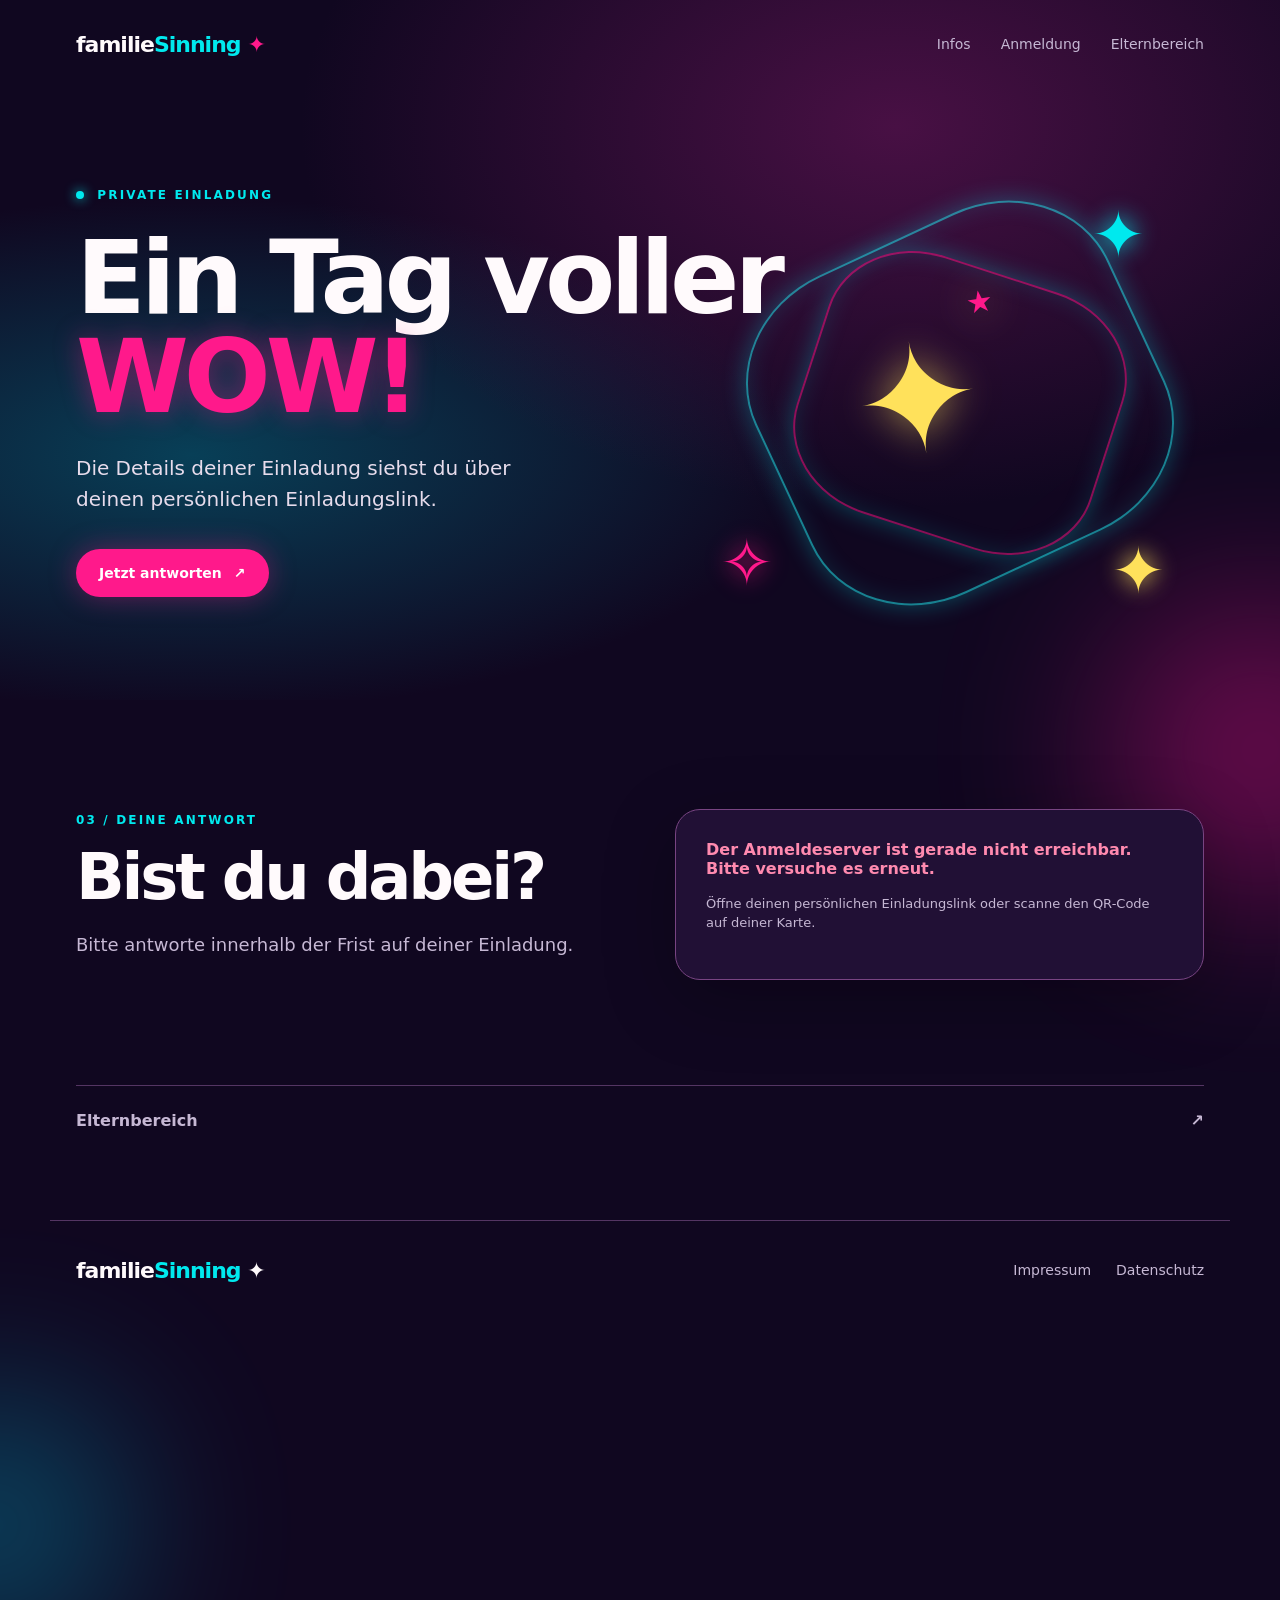
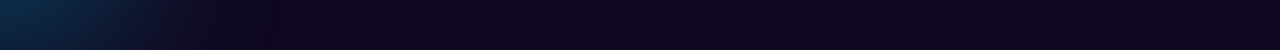
<file: index.html>
<!doctype html>
<html lang="de"><head><meta charset="utf-8"><meta name="viewport" content="width=device-width,initial-scale=1"><meta name="theme-color" content="#100720"><meta name="referrer" content="no-referrer"><meta name="description" content="Familie Sinning – Einladungen und Veranstaltungen"><title>FamilieSinning · Einladung</title><link rel="stylesheet" href="style.css"></head>
<body><div class="glow glow-a"></div><div class="glow glow-b"></div><header class="top"><a class="brand" href="#start">familie<span>Sinning</span><i>✦</i></a><nav><a href="#infos">Infos</a><a href="#anmeldung">Anmeldung</a><a href="#verwaltung">Elternbereich</a></nav></header>
<main id="start"><section class="hero wrap"><div class="kicker"><span class="dot"></span> Private Einladung</div><h1 id="defaultHeading">Ein Tag voller <em>WOW!</em></h1><h1 id="guestHeading" tabindex="-1" hidden>Hallo, <em id="guestName"></em>!</h1><p class="lead">Die Details deiner Einladung siehst du über deinen persönlichen Einladungslink.</p><div class="actions"><a class="button primary" href="#anmeldung">Jetzt antworten <span>↗</span></a></div><div class="hero-art" aria-hidden="true"><div class="orbit one"></div><div class="orbit two"></div><div class="cube">✦<span>★</span></div><div class="spark s1">✦</div><div class="spark s2">✧</div><div class="spark s3">✦</div></div></section>
<section id="infos" class="wrap section" hidden><div class="section-head"><span class="eyebrow">01 / DER PLAN</span><h2>Alle Infos auf einen Blick.</h2></div><div class="cards"><article class="card"><span class="icon">◷</span><span class="label">Wann?</span><strong>Datum nach Anmeldung</strong><p>Zeit nach Anmeldung</p></article><article class="card"><span class="icon">⌖</span><span class="label">Wo treffen wir uns?</span><strong>Treffpunkt nach Anmeldung</strong><p>Die genaue Angabe steht in deiner Einladung.</p></article><article class="card"><span class="icon">✳</span><span class="label">Was machen wir?</span><strong>Aktivität nach Anmeldung</strong><p>Alle Details nach Anmeldung.</p></article></div><p><a id="guestWebsite" class="textlink" target="_blank" rel="noopener noreferrer" hidden>Website zur Veranstaltung ↗</a></p><p class="fine">Die Veranstaltungsdetails sind für eingeladene Gäste gedacht. Bitte teile den Zugangscode nicht öffentlich.</p></section>
<section id="anmeldung" class="wrap section signup"><div class="section-head"><span class="eyebrow">03 / DEINE ANTWORT</span><h2 id="signupHeading">Bist du dabei?</h2><p id="signupDeadline">Bitte antworte innerhalb der Frist auf deiner Einladung.</p></div><div class="form-card"><p id="status" class="status">Lade Anmeldestatus …</p><p id="accessNotice" class="fine">Öffne deinen persönlichen Einladungslink oder scanne den QR-Code auf deiner Karte.</p><form id="rsvpForm" hidden><fieldset><legend>Deine Antwort</legend><label class="choice"><input type="radio" name="answer" value="yes" required> Ja, ich bin dabei!</label><label class="choice"><input type="radio" name="answer" value="no"> Nein, ich kann leider nicht.</label></fieldset><p class="invitee-label">Antwort für <strong id="inviteeName">–</strong></p><label for="message">Nachricht an die Eltern <small>(optional)</small></label><textarea id="message" maxlength="1000" rows="4" placeholder="Gibt es etwas, das wir wissen sollten?"></textarea><button class="button primary full" type="submit">Antwort senden ↗</button><p class="fine">Bis zum Anmeldeschluss kannst du deine Zu- oder Absage jederzeit über denselben Einladungslink (QR-Code) ändern. Die Daten werden geschützt gespeichert und nur für die Organisation dieser Feier verwendet. <a href="datenschutz.html">Datenschutz</a></p></form><p id="feedback" role="status" aria-live="polite"></p></div></section>
<section id="verwaltung" class="wrap admin-section"><details><summary>Elternbereich <span>↗</span></summary><div class="form-card"><form id="adminLogin"><label for="adminPassword">Passwort</label><div class="inline"><input id="adminPassword" type="password" required autocomplete="current-password"><button class="button primary" type="submit">Anmelden</button></div><p id="adminLoginStatus" role="status"></p></form><div id="adminPanel" hidden><div class="admin-head"><h2>Verwaltung</h2><button id="logout" class="button ghost" type="button">Abmelden</button></div><label for="eventSelect">Bevorstehende Veranstaltung</label><div class="inline"><select id="eventSelect"></select><button id="newEvent" class="button primary" type="button">Neue Veranstaltung</button></div><details id="eventArchive"><summary><span id="eventArchiveLabel">Archiv</span><span aria-hidden="true">▾</span></summary><label for="archiveSelect">Vergangene Veranstaltung</label><select id="archiveSelect"></select></details><p id="adminStatus" role="status"></p><div id="eventContents" hidden><div id="eventPeople"><details><summary><span id="responseCount">Antworten</span><span aria-hidden="true">▾</span></summary><div class="admin-actions"><button id="export" class="button ghost" type="button">Teilnehmerliste als CSV laden</button></div><div class="table-scroll"><table><thead><tr><th>Name</th><th>Antwort</th><th>Nachricht</th><th>Zeit</th></tr></thead><tbody id="rsvpRows"></tbody></table></div></details><h3>Einladungsliste</h3><p class="fine">Jede Person erhält einen festen eigenen Link. Er bleibt bei weiteren Downloads erhalten.</p><button id="exportLinks" class="button ghost" type="button">Namen und Einladungslinks als CSV herunterladen</button><p class="fine">Die CSV enthält pro Person den Namen und den festen Link für den QR-Code. Bewahre die Datei privat auf.</p><ul id="inviteeList"></ul><p id="generatedLink" class="fine" role="status"></p><form id="inviteeAdd"><label for="newInviteeName">Eingeladene Person hinzufügen</label><div class="inline"><input id="newInviteeName" name="inviteeName" required maxlength="100"><button class="button ghost" type="submit">Hinzufügen</button></div><p id="inviteeAddStatus" role="status"></p></form><form id="inviteeRename"><label for="oldName">Namen ändern</label><select id="oldName" required></select><label for="newName">Neuer Name</label><div class="inline"><input id="newName" required maxlength="100"><button class="button ghost" type="submit">Ändern</button></div></form></div><h3 id="eventFormTitle">Veranstaltung bearbeiten</h3><form id="eventForm" class="event-form"><label>Titel<input name="title" required maxlength="120"></label><label>Datum<input name="date" type="date" required></label><label>Treffzeit<input name="time" type="time" required></label><label>Treffpunkt<input name="place" required maxlength="160"></label><label>Aktivität<input name="activity" required maxlength="160"></label><label id="eventWebsiteField" hidden>Website zur Veranstaltung (optional)<input name="websiteUrl" type="url" maxlength="2048" placeholder="https://"></label><label>Anmeldeschluss<input name="deadline" type="date" required></label><label>Ruhemodus ab<input name="restFrom" type="date" required></label><label class="choice"><input name="active" type="checkbox"> Veranstaltung aktiv</label><button id="eventSave" class="button primary" type="submit">Speichern</button><p id="eventStatus" role="status"></p></form></div></div></div></details></section></main><footer class="footer wrap"><span>familie<span>Sinning</span> ✦</span><div><a href="impressum.html">Impressum</a><a href="datenschutz.html">Datenschutz</a></div></footer><script src="config.js"></script><script src="app.js?v=20261124-9"></script></body></html>
</file>
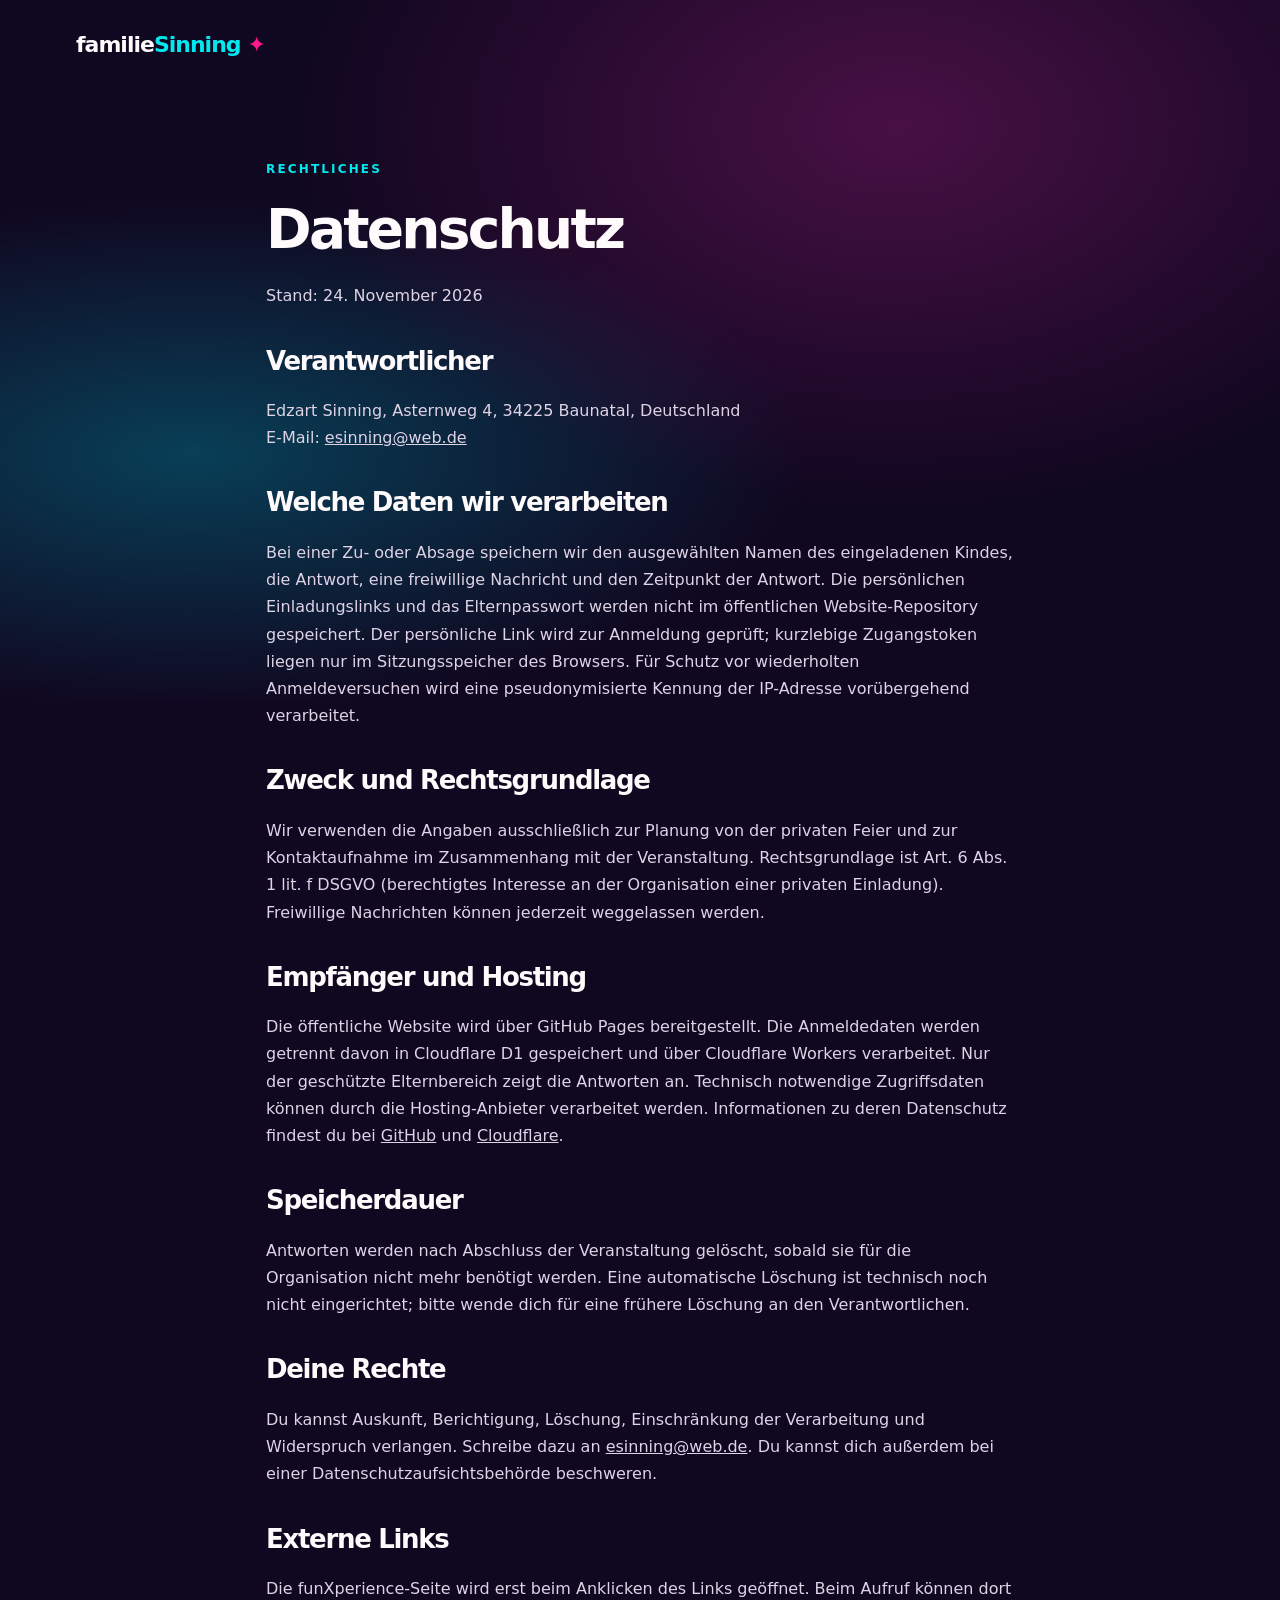
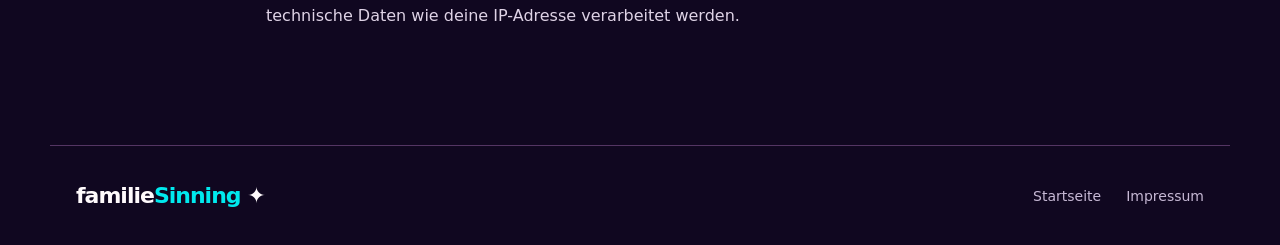
<file: datenschutz.html>
<!doctype html><html lang="de"><head><meta charset="utf-8"><meta name="viewport" content="width=device-width,initial-scale=1"><title>Datenschutz · FamilieSinning</title><link rel="stylesheet" href="style.css"></head><body><header class="top"><a class="brand" href="index.html">familie<span>Sinning</span><i>✦</i></a></header><main class="legal wrap"><span class="eyebrow">RECHTLICHES</span><h1>Datenschutz</h1><p>Stand: 24. November 2026</p><h2>Verantwortlicher</h2><p>Edzart Sinning, Asternweg 4, 34225 Baunatal, Deutschland<br>E-Mail: <a href="mailto:esinning@web.de">esinning@web.de</a></p><h2>Welche Daten wir verarbeiten</h2><p>Bei einer Zu- oder Absage speichern wir den ausgewählten Namen des eingeladenen Kindes, die Antwort, eine freiwillige Nachricht und den Zeitpunkt der Antwort. Die persönlichen Einladungslinks und das Elternpasswort werden nicht im öffentlichen Website-Repository gespeichert. Der persönliche Link wird zur Anmeldung geprüft; kurzlebige Zugangstoken liegen nur im Sitzungsspeicher des Browsers. Für Schutz vor wiederholten Anmeldeversuchen wird eine pseudonymisierte Kennung der IP-Adresse vorübergehend verarbeitet.</p><h2>Zweck und Rechtsgrundlage</h2><p>Wir verwenden die Angaben ausschließlich zur Planung von der privaten Feier und zur Kontaktaufnahme im Zusammenhang mit der Veranstaltung. Rechtsgrundlage ist Art. 6 Abs. 1 lit. f DSGVO (berechtigtes Interesse an der Organisation einer privaten Einladung). Freiwillige Nachrichten können jederzeit weggelassen werden.</p><h2>Empfänger und Hosting</h2><p>Die öffentliche Website wird über GitHub Pages bereitgestellt. Die Anmeldedaten werden getrennt davon in Cloudflare D1 gespeichert und über Cloudflare Workers verarbeitet. Nur der geschützte Elternbereich zeigt die Antworten an. Technisch notwendige Zugriffsdaten können durch die Hosting-Anbieter verarbeitet werden. Informationen zu deren Datenschutz findest du bei <a href="https://docs.github.com/de/site-policy/privacy-policies/github-general-privacy-statement" target="_blank" rel="noopener noreferrer">GitHub</a> und <a href="https://www.cloudflare.com/de-de/privacypolicy/" target="_blank" rel="noopener noreferrer">Cloudflare</a>.</p><h2>Speicherdauer</h2><p>Antworten werden nach Abschluss der Veranstaltung gelöscht, sobald sie für die Organisation nicht mehr benötigt werden. Eine automatische Löschung ist technisch noch nicht eingerichtet; bitte wende dich für eine frühere Löschung an den Verantwortlichen.</p><h2>Deine Rechte</h2><p>Du kannst Auskunft, Berichtigung, Löschung, Einschränkung der Verarbeitung und Widerspruch verlangen. Schreibe dazu an <a href="mailto:esinning@web.de">esinning@web.de</a>. Du kannst dich außerdem bei einer Datenschutzaufsichtsbehörde beschweren.</p><h2>Externe Links</h2><p>Die funXperience-Seite wird erst beim Anklicken des Links geöffnet. Beim Aufruf können dort technische Daten wie deine IP-Adresse verarbeitet werden.</p></main><footer class="footer wrap"><span>familie<span>Sinning</span> ✦</span><div><a href="index.html">Startseite</a><a href="impressum.html">Impressum</a></div></footer></body></html>
</file>
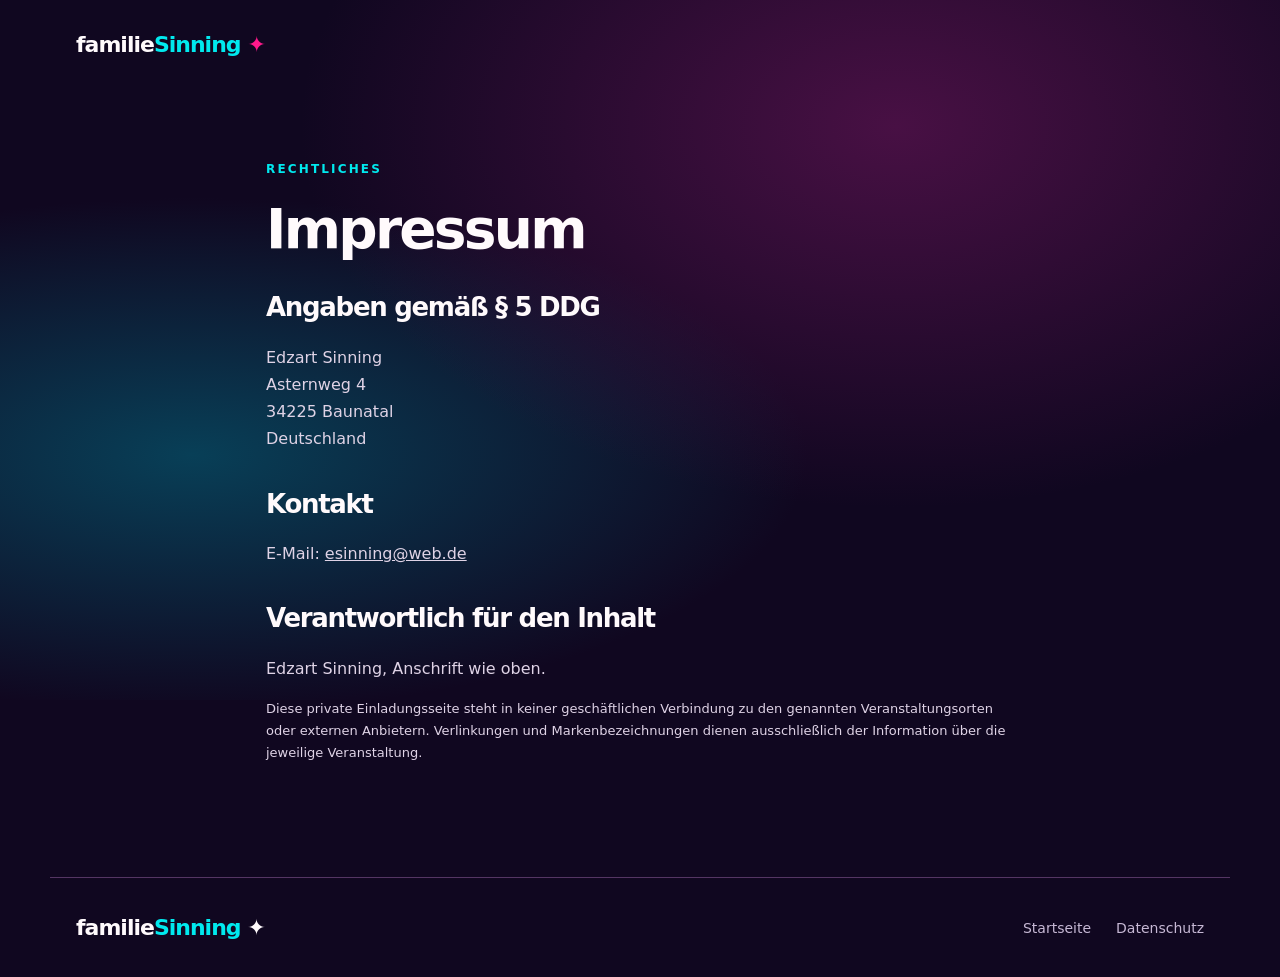
<file: impressum.html>
<!doctype html><html lang="de"><head><meta charset="utf-8"><meta name="viewport" content="width=device-width,initial-scale=1"><title>Impressum · FamilieSinning</title><link rel="stylesheet" href="style.css"></head><body><header class="top"><a class="brand" href="index.html">familie<span>Sinning</span><i>✦</i></a></header><main class="legal wrap"><span class="eyebrow">RECHTLICHES</span><h1>Impressum</h1><h2>Angaben gemäß § 5 DDG</h2><p>Edzart Sinning<br>Asternweg 4<br>34225 Baunatal<br>Deutschland</p><h2>Kontakt</h2><p>E-Mail: <a href="mailto:esinning@web.de">esinning@web.de</a></p><h2>Verantwortlich für den Inhalt</h2><p>Edzart Sinning, Anschrift wie oben.</p><p class="fine">Diese private Einladungsseite steht in keiner geschäftlichen Verbindung zu den genannten Veranstaltungsorten oder externen Anbietern. Verlinkungen und Markenbezeichnungen dienen ausschließlich der Information über die jeweilige Veranstaltung.</p></main><footer class="footer wrap"><span>familie<span>Sinning</span> ✦</span><div><a href="index.html">Startseite</a><a href="datenschutz.html">Datenschutz</a></div></footer></body></html>
</file>
<file: style.css>
[hidden]{display:none!important}
:root{color-scheme:dark;--bg:#100720;--panel:#201034;--pink:#ff198b;--cyan:#00e9ee;--yellow:#ffe15b;--text:#fffafc;--muted:#c6b8d4}*{box-sizing:border-box}html{scroll-behavior:smooth}body{margin:0;background:var(--bg);color:var(--text);font-family:system-ui,sans-serif;overflow-x:hidden}body:before{content:'';position:absolute;inset:0 0 auto;height:700px;background:radial-gradient(ellipse at 70% 18%,#481044 0,transparent 47%),radial-gradient(ellipse at 15% 65%,#083f57 0,transparent 40%);z-index:-2}.glow{position:absolute;border-radius:50%;filter:blur(90px);opacity:.4;pointer-events:none;z-index:-1}.glow-a{width:300px;height:300px;background:#f71394;right:-130px;top:600px}.glow-b{width:250px;height:250px;background:#00b8d9;left:-130px;top:1400px}.wrap,.top{max-width:1180px;margin:auto;padding-left:26px;padding-right:26px}a{color:inherit}.top{height:88px;display:flex;justify-content:space-between;align-items:center}.brand,.footer>span{font:700 22px system-ui,sans-serif;text-decoration:none;letter-spacing:-1px}.brand span,.footer span span{color:var(--cyan)}.brand i{color:var(--pink);font-style:normal;margin-left:7px}.top nav{display:flex;gap:30px}.top nav a,.footer a{text-decoration:none;color:var(--muted);font-size:14px}.top nav a:hover,.footer a:hover{color:white}.hero{min-height:610px;position:relative;padding-top:100px;padding-bottom:120px}.hero>*:not(.hero-art){position:relative;z-index:2}.kicker,.eyebrow{text-transform:uppercase;letter-spacing:.18em;font-size:12px;font-weight:700;color:var(--cyan)}.dot{display:inline-block;width:8px;height:8px;background:var(--cyan);border-radius:50%;box-shadow:0 0 12px var(--cyan);margin-right:7px}h1,h2,h3{font-family:system-ui,sans-serif;letter-spacing:-.05em}h1{font-size:clamp(58px,8vw,116px);line-height:.97;max-width:720px;margin:26px 0}em{font-style:normal;color:var(--pink);text-shadow:0 0 28px #ff198b70}.lead{font-size:20px;line-height:1.55;max-width:500px;color:#e7dcec}.actions{display:flex;gap:12px;flex-wrap:wrap;margin-top:34px}.button{border:1px solid transparent;padding:15px 22px;border-radius:999px;text-decoration:none;display:inline-flex;align-items:center;justify-content:center;gap:12px;font:700 14px system-ui,sans-serif;cursor:pointer;transition:transform .2s,box-shadow .2s}.button:hover{transform:translateY(-2px)}.primary{background:var(--pink);color:#fff;box-shadow:0 0 28px #ff198b5c}.ghost{border-color:#80648e;background:#ffffff0b;color:white}.hero-art{position:absolute;right:50px;top:80px;width:480px;height:460px;pointer-events:none}.orbit{position:absolute;border:2px solid #20f4f984;border-radius:31%;transform:rotate(-25deg);box-shadow:0 0 25px #00e9ee4d,inset 0 0 25px #00e9ee21}.orbit.one{inset:60px 25px 50px 65px}.orbit.two{inset:100px 65px 90px 105px;border-color:#ff198b80;transform:rotate(18deg)}.cube{position:absolute;top:145px;left:155px;font:700 150px system-ui;color:var(--yellow);text-shadow:0 0 40px #ffe15b99;transform:rotate(-9deg)}.cube span{font-size:30px;color:var(--pink);position:absolute;top:-18px}.spark{position:absolute;color:var(--cyan);font-size:64px;text-shadow:0 0 25px currentColor}.s1{top:30px;right:35px}.s2{bottom:28px;left:20px;color:var(--pink)}.s3{bottom:20px;right:15px;color:var(--yellow)}.section{padding-top:92px;padding-bottom:105px}.section-head h2,.feature h2{font-size:clamp(40px,5vw,68px);line-height:1.08;margin:15px 0 22px}.section-head p,.feature p{font-size:18px;color:var(--muted)}.cards{display:grid;grid-template-columns:repeat(3,1fr);gap:17px;margin-top:42px}.card{background:linear-gradient(145deg,#251339,#170d29);border:1px solid #61406b;border-radius:24px;padding:28px;min-height:265px;box-shadow:0 15px 45px #0002}.icon{display:block;font-size:36px;color:var(--cyan);height:65px}.card:nth-child(2) .icon{color:var(--pink)}.card:nth-child(3) .icon{color:var(--yellow)}.label{display:block;text-transform:uppercase;letter-spacing:.14em;font-size:11px;font-weight:700;color:var(--muted);margin-bottom:11px}.card strong{font:700 27px/1.18 system-ui}.card p{color:var(--muted);margin-bottom:0}.fine{font-size:13px;color:var(--muted);line-height:1.5}.feature{background:#1b0c2e;border-top:1px solid #5d2769;border-bottom:1px solid #5d2769}.feature-inner{min-height:430px;display:grid;grid-template-columns:1fr 1fr;align-items:center;gap:70px}.feature p{max-width:490px;line-height:1.6}.textlink{color:var(--cyan);font-weight:700;text-decoration:none;border-bottom:1px solid var(--cyan);padding-bottom:5px}.feature-shape{width:310px;height:310px;justify-self:center;position:relative;display:grid;place-items:center}.ring{position:absolute;inset:0;border:26px solid var(--cyan);border-right-color:var(--pink);border-bottom-color:var(--yellow);border-radius:50%;transform:rotate(-25deg);box-shadow:0 0 45px #00e9ee59,inset 0 0 40px #ff198b44}.feature-shape span{font:700 65px/.9 system-ui;text-align:center;transform:rotate(-12deg)}.signup{display:grid;grid-template-columns:1fr 1fr;gap:70px;align-items:start}.form-card{background:#211035;border:1px solid #784482;border-radius:25px;padding:30px;box-shadow:0 20px 70px #0004}.status{color:var(--cyan);font-weight:700;margin-top:0}label{display:block;font-size:14px;font-weight:700;margin:17px 0 8px}input:not([type=radio]):not([type=checkbox]),select,textarea{width:100%;border:1px solid #80558a;background:#100720;color:white;border-radius:12px;padding:15px;font:inherit;outline:none}input:focus,textarea:focus{border-color:var(--cyan)!important;box-shadow:0 0 0 2px #00e9ee30}.inline{display:flex;gap:10px}.inline input{min-width:0}.inline .button{white-space:nowrap}fieldset{border:0;padding:0;margin:12px 0 22px}legend{font-weight:700;margin-bottom:10px}.choice{display:flex;gap:10px;align-items:center;font-weight:500}.choice input{accent-color:var(--pink)}textarea{resize:vertical}.full{width:100%;margin-top:22px}.admin-section{padding-bottom:90px}.admin-section details{border-top:1px solid #543563;padding-top:25px}.admin-section summary{cursor:pointer;color:var(--muted);font-weight:700;list-style:none;display:flex;justify-content:space-between}.admin-section details>.form-card{margin-top:26px}.admin-head,.admin-actions{display:flex;justify-content:space-between;align-items:center;gap:12px}.table-scroll{overflow:auto;margin-top:20px}table{width:100%;border-collapse:collapse;text-align:left;min-width:580px}th,td{padding:13px;border-bottom:1px solid #5e3c69;font-size:14px;vertical-align:top}th{color:var(--cyan)}.event-form{display:grid;grid-template-columns:repeat(2,1fr);gap:10px 20px}.event-form button{margin-top:15px}.footer{border-top:1px solid #543563;min-height:100px;display:flex;align-items:center;justify-content:space-between}.footer div{display:flex;gap:25px}.legal{max-width:800px;padding-top:70px;padding-bottom:100px}.legal h1{font-size:55px}.legal h2{font-size:26px;margin-top:36px}.legal p,.legal li{line-height:1.7;color:#dfd3e6}@media(max-width:900px){.hero-art{opacity:.35;right:-160px}.hero{padding-top:75px}.signup{grid-template-columns:1fr;gap:25px}.feature-inner{gap:20px}}@media(max-width:650px){.top{height:75px}.top nav{gap:12px}.top nav a{font-size:12px}.top nav a:first-child{display:none}.hero{min-height:520px;padding-top:90px}.hero-art{width:300px;height:300px;right:-120px;top:110px}.cube{font-size:95px;top:100px;left:100px}.cards,.feature-inner{grid-template-columns:1fr}.feature-inner{padding-top:80px;padding-bottom:80px}.feature-shape{width:220px;height:220px}.feature-shape span{font-size:46px}.section{padding-top:70px;padding-bottom:70px}.inline{flex-direction:column}.event-form{grid-template-columns:1fr}.footer{gap:20px;flex-direction:column;justify-content:center;align-items:flex-start}.legal h1{font-size:42px}}
</file>
